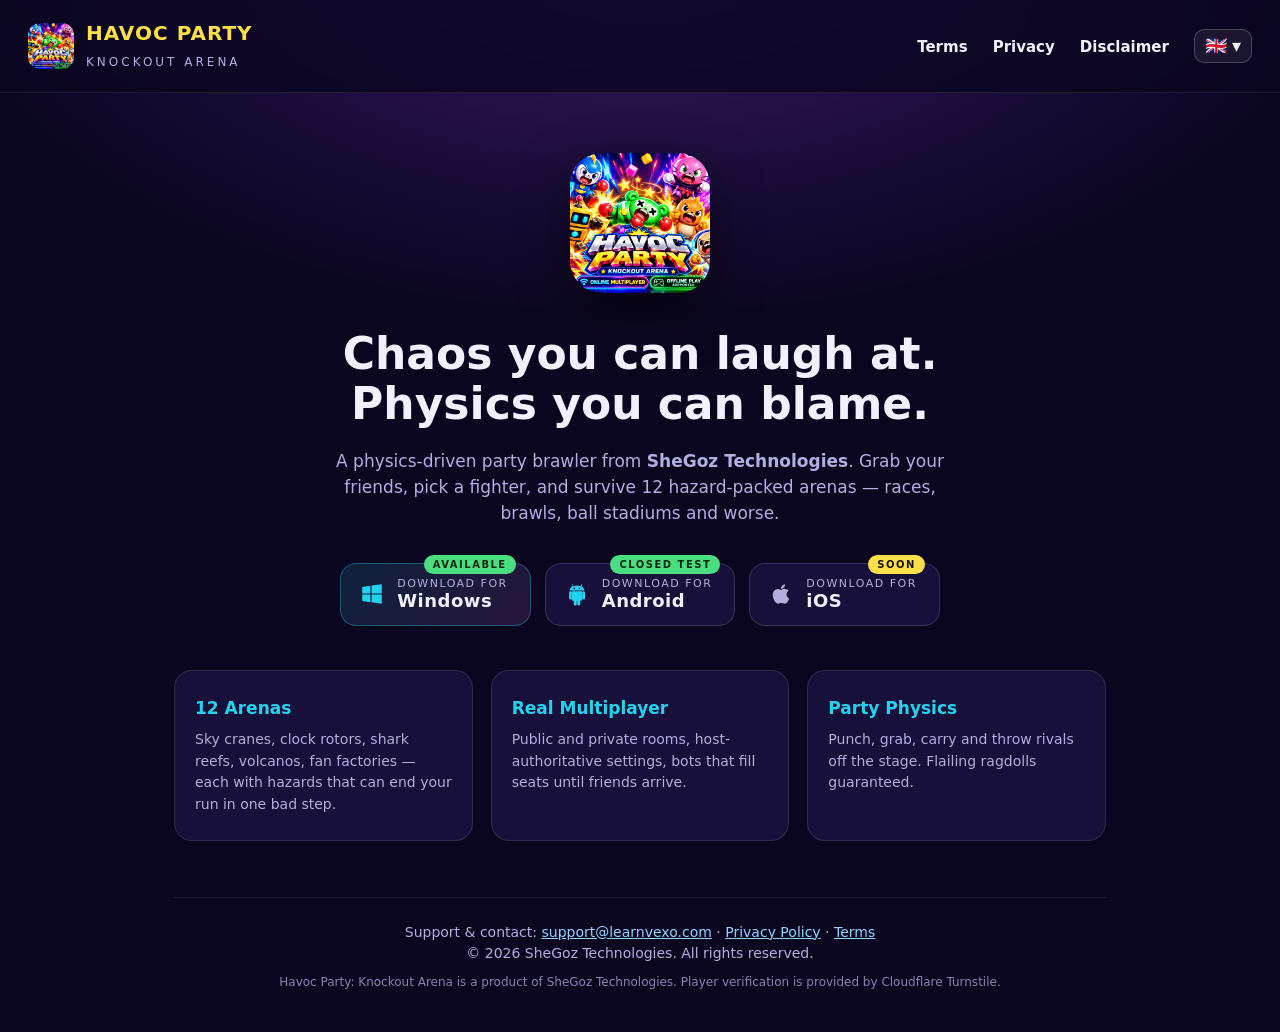
<file: index.html>
<!doctype html>
<html lang="en">
  <head>
    <meta charset="UTF-8" />
    <meta name="viewport" content="width=device-width, initial-scale=1.0" />
    <title>Havoc Party: Knockout Arena · Official Site</title>
    <meta
      name="description"
      content="Havoc Party: Knockout Arena · a chaotic physics party brawler by SheGoz Technologies. Race, brawl, and survive across 12 arenas with friends online." />
    <link rel="stylesheet" href="style.css" />
    <link rel="icon" type="image/png" href="icon.png" />
    <link rel="apple-touch-icon" href="icon.png" />
  </head>
  <body>
    <header class="top">
      <div class="brand">
        <img src="icon.png" alt="Havoc Party icon" class="logo" />
        <div>
          <h1>HAVOC PARTY</h1>
          <span>Knockout Arena</span>
        </div>
      </div>
      <nav>
        <a href="terms.html" data-i18n="nav_terms">Terms</a>
        <a href="privacy.html" data-i18n="nav_privacy">Privacy</a>
        <a href="disclaimer.html" data-i18n="nav_disclaimer">Disclaimer</a>
      </nav>
    </header>

    <main class="hero">
      <img src="icon.png" alt="" class="hero-icon" />
      <h2 data-i18n="hero_h2">Chaos you can laugh at.<br />Physics you can blame.</h2>
      <p data-i18n="hero_p">
        A physics-driven party brawler from <strong>SheGoz Technologies</strong>.
        Grab your friends, pick a fighter, and survive 12 hazard-packed arenas ·
        races, brawls, ball stadiums and worse.
      </p>
      <div class="downloads">
        <a class="dl primary" href="https://shegoztechnologies.itch.io/havoc-party" target="_blank" rel="noopener">
          <svg viewBox="0 0 24 24" aria-hidden="true"><path d="M3 5.5 10.5 4.4v7.1H3zM11.6 4.2 21 3v8.5h-9.4zM3 12.5h7.5v7.1L3 18.4zM11.6 12.5H21V21l-9.4-1.3z"/></svg>
          <span><em data-i18n="dl_get">Download for</em><strong>Windows</strong></span>
          <i class="chip avail" data-i18n="dl_avail">AVAILABLE</i>
        </a>
        <a class="dl" href="https://play.google.com/apps/testing/com.havocparty.knockoutarena" target="_blank" rel="noopener">
          <svg viewBox="0 0 24 24" aria-hidden="true"><path d="M7.2 9.5h9.6v7.6a1.2 1.2 0 0 1-1.2 1.2h-.6v2.9a1.4 1.4 0 1 1-2.8 0v-2.9h-.4v2.9a1.4 1.4 0 1 1-2.8 0v-2.9h-.6a1.2 1.2 0 0 1-1.2-1.2zM6 9.5a1.4 1.4 0 0 0-1.4 1.4v4.7a1.4 1.4 0 1 0 2.8 0v-4.7A1.4 1.4 0 0 0 6 9.5zm12 0a1.4 1.4 0 0 0-1.4 1.4v4.7a1.4 1.4 0 1 0 2.8 0v-4.7A1.4 1.4 0 0 0 18 9.5zM15.9 5.1l1-1.6a.35.35 0 0 0-.6-.4l-1.1 1.7a7.6 7.6 0 0 0-3.2-.7c-1.1 0-2.2.25-3.2.7L7.7 3.1a.35.35 0 0 0-.6-.4l1 1.6a6.9 6.9 0 0 0-3 4.4h13.8a6.9 6.9 0 0 0-3-4.4zM9.7 7.6a.75.75 0 1 1 0-1.5.75.75 0 0 1 0 1.5zm4.6 0a.75.75 0 1 1 0-1.5.75.75 0 0 1 0 1.5z"/></svg>
          <span><em data-i18n="dl_get">Download for</em><strong>Android</strong></span>
          <i class="chip avail" data-i18n="dl_beta">CLOSED TEST</i>
        </a>
        <a class="dl soon" href="https://apps.apple.com/app/id6825599002" target="_blank" rel="noopener">
          <svg viewBox="0 0 24 24" aria-hidden="true"><path d="M17.05 20.28c-.98.95-2.05.8-3.08.35-1.09-.46-2.09-.48-3.24 0-1.44.62-2.2.44-3.06-.35C2.79 15.25 3.51 7.59 9.05 7.31c1.35.07 2.29.74 3.08.8 1.18-.24 2.31-.93 3.57-.84 1.51.12 2.65.72 3.4 1.8-3.12 1.87-2.38 5.98.48 7.13-.57 1.5-1.31 2.99-2.53 4.08zM12.03 7.25c-.15-2.23 1.66-4.07 3.74-4.25.29 2.58-2.34 4.5-3.74 4.25z"/></svg>
          <span><em data-i18n="dl_get">Download for</em><strong>iOS</strong></span>
          <i class="chip" data-i18n="dl_soon">SOON</i>
        </a>
      </div>
      <div class="features">
        <div class="card">
          <h3 data-i18n="f1h">12 Arenas</h3>
          <p data-i18n="f1p">Sky cranes, clock rotors, shark reefs, volcanos, fan factories · each with hazards that can end your run in one bad step.</p>
        </div>
        <div class="card">
          <h3 data-i18n="f2h">Real Multiplayer</h3>
          <p data-i18n="f2p">Public and private rooms, host-authoritative settings, bots that fill seats until friends arrive.</p>
        </div>
        <div class="card">
          <h3 data-i18n="f3h">Party Physics</h3>
          <p data-i18n="f3p">Punch, grab, carry and throw rivals off the stage. Flailing ragdolls guaranteed.</p>
        </div>
      </div>
      <footer>
        <p>
          Support &amp; contact:
          <a href="mailto:support@learnvexo.com" style="color:#8fd4ff">support@learnvexo.com</a>
          ·
          <a href="privacy.html" style="color:#8fd4ff">Privacy Policy</a> ·
          <a href="terms.html" style="color:#8fd4ff">Terms</a>
        </p>
        <p>© <span id="y"></span> SheGoz Technologies. <span data-i18n="rights">All rights reserved.</span></p>
        <p class="small">
          Havoc Party: Knockout Arena <span data-i18n="madeby">is a product of SheGoz Technologies. Player verification is provided by Cloudflare Turnstile.</span>
        </p>
      </footer>
    </main>
    <script>
      document.getElementById('y').textContent = new Date().getFullYear();
    </script>
  <script src="lang.js"></script>
  </body>
</html>
</file>
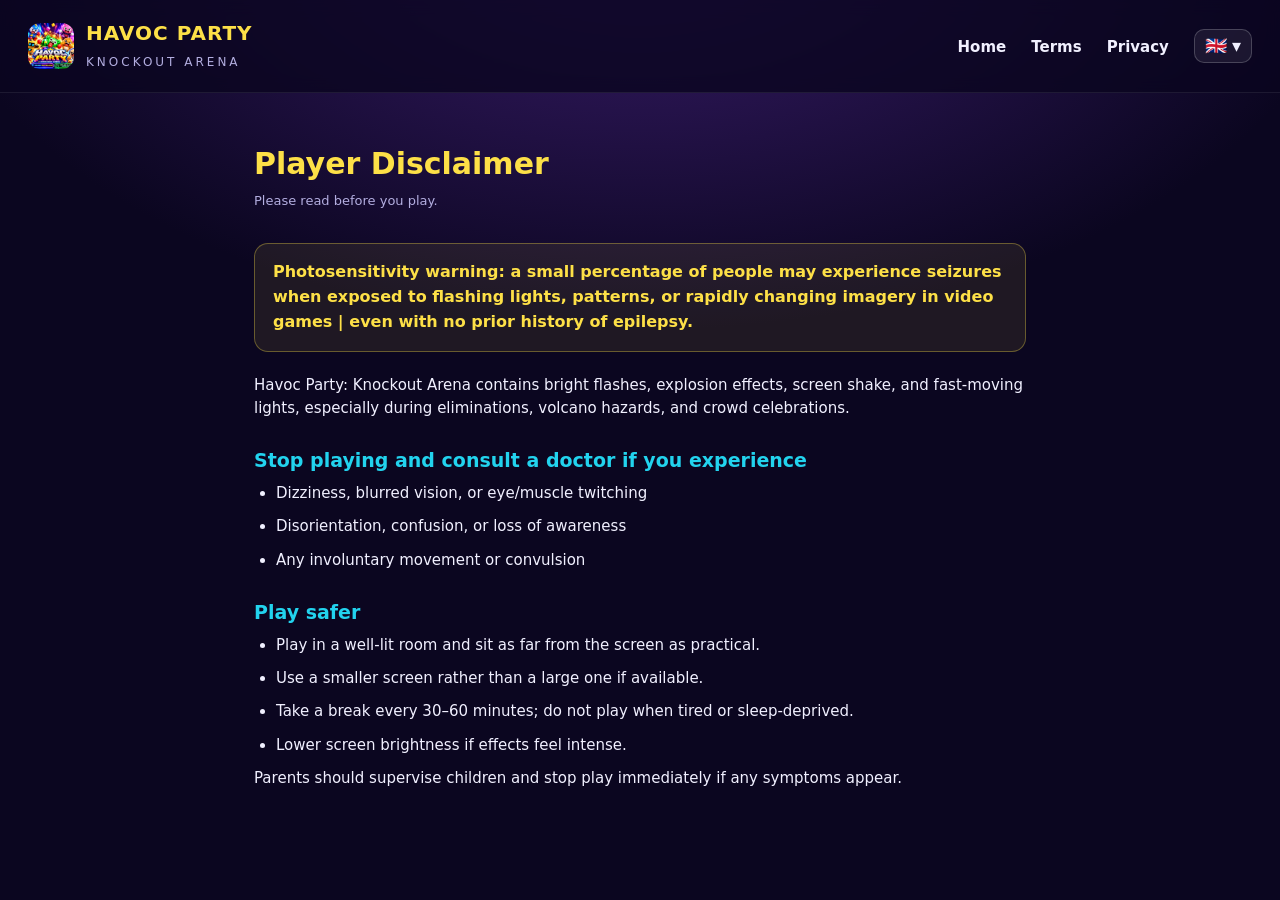
<file: disclaimer.html>
<!doctype html>
<html lang="en">
  <head>
    <meta charset="UTF-8" />
    <meta name="viewport" content="width=device-width, initial-scale=1.0" />
    <title>Player Disclaimer | Havoc Party: Knockout Arena</title>
    <link rel="stylesheet" href="style.css" />
    <link rel="icon" type="image/png" href="icon.png" />
    <link rel="apple-touch-icon" href="icon.png" />
  </head>
  <body>
    <header class="top">
      <div class="brand">
        <img src="icon.png" alt="" class="logo" />
        <div><h1>HAVOC PARTY</h1><span>Knockout Arena</span></div>
      </div>
      <nav>
        <a href="index.html" data-i18n="nav_home">Home</a>
        <a href="terms.html" data-i18n="nav_terms">Terms</a>
        <a href="privacy.html" data-i18n="nav_privacy">Privacy</a>
      </nav>
    </header>
    <main class="doc">
      <h1 data-i18n="dc_t">Player Disclaimer</h1>
      <p class="updated" data-i18n="dc_sub">Please read before you play.</p>

      <div class="warn" data-i18n="dc_warn">
        Photosensitivity warning: a small percentage of people may experience
        seizures when exposed to flashing lights, patterns, or rapidly changing
        imagery in video games | even with no prior history of epilepsy.
      </div>

      <p data-i18n="dc_p1">
        Havoc Party: Knockout Arena contains bright flashes, explosion effects,
        screen shake, and fast-moving lights, especially during eliminations,
        volcano hazards, and crowd celebrations.
      </p>

      <h2 data-i18n="dc_stop">Stop playing and consult a doctor if you experience</h2>
      <ul>
        <li data-i18n="dc_sy1">Dizziness, blurred vision, or eye/muscle twitching</li>
        <li data-i18n="dc_sy2">Disorientation, confusion, or loss of awareness</li>
        <li data-i18n="dc_sy3">Any involuntary movement or convulsion</li>
      </ul>

      <h2 data-i18n="dc_safe">Play safer</h2>
      <ul>
        <li data-i18n="dc_sa1">Play in a well-lit room and sit as far from the screen as practical.</li>
        <li data-i18n="dc_sa2">Use a smaller screen rather than a large one if available.</li>
        <li data-i18n="dc_sa3">Take a break every 30–60 minutes; do not play when tired or sleep-deprived.</li>
        <li data-i18n="dc_sa4">Lower screen brightness if effects feel intense.</li>
      </ul>

      <p data-i18n="dc_out">
        Parents should supervise children and stop play immediately if any
        symptoms appear.
      </p>
    </main>
  <script src="lang.js"></script>
  </body>
</html>
</file>
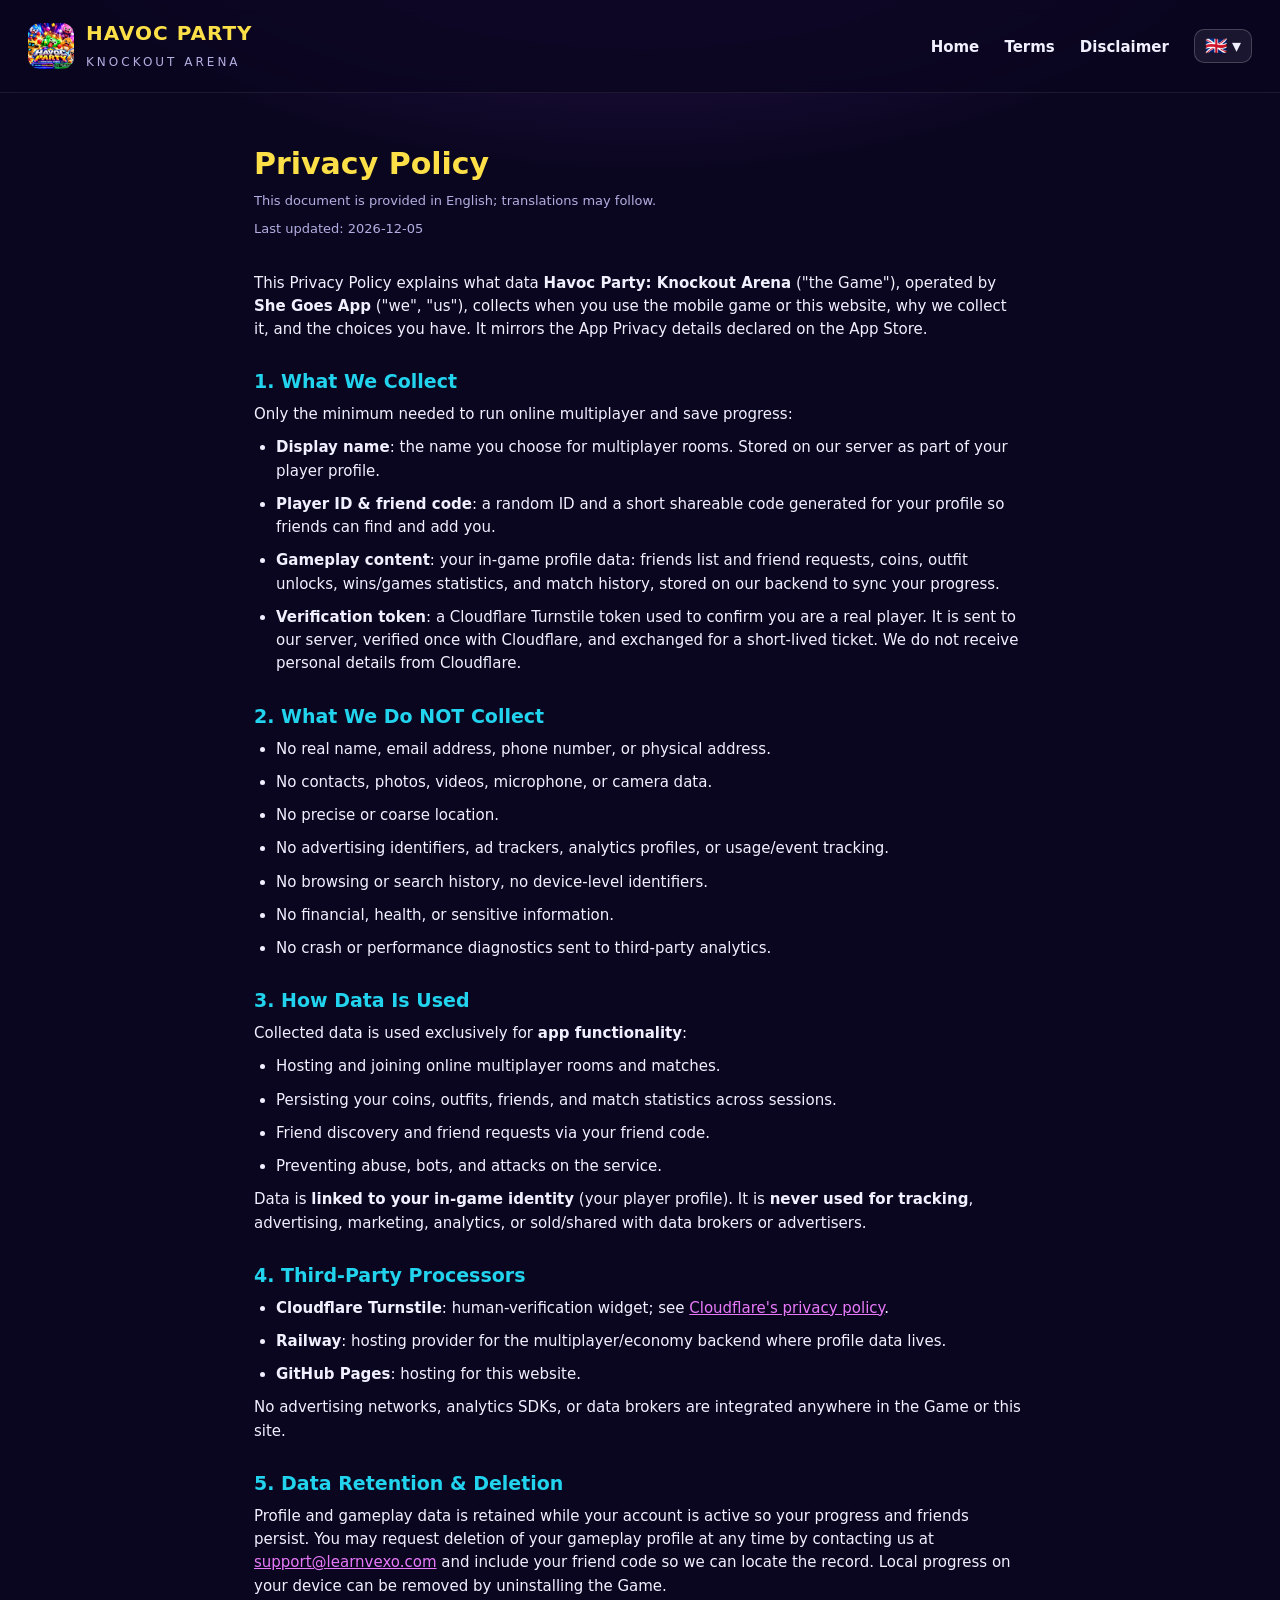
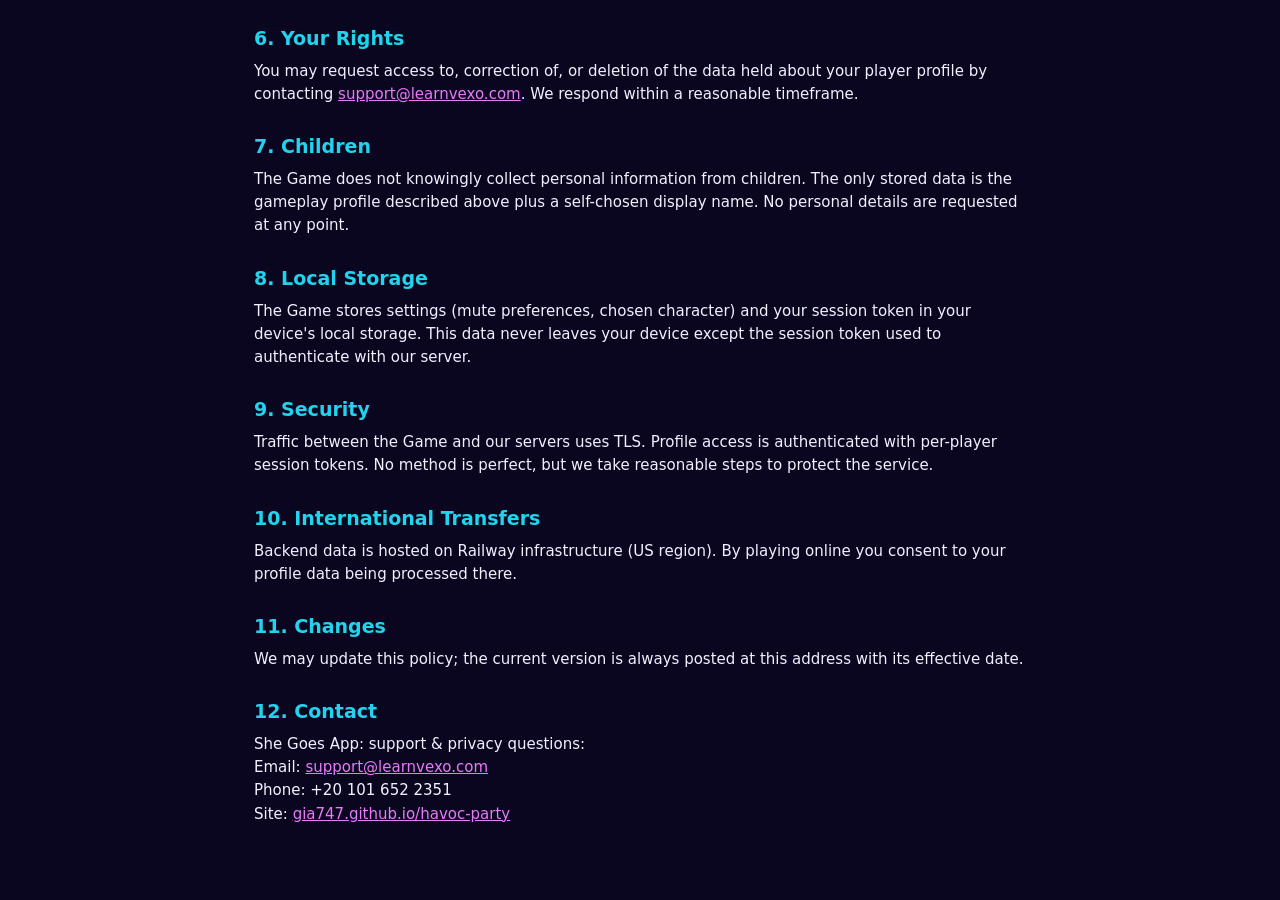
<file: privacy.html>
<!doctype html>
<html lang="en">
  <head>
    <meta charset="UTF-8" />
    <meta name="viewport" content="width=device-width, initial-scale=1.0" />
    <title>Privacy Policy | Havoc Party: Knockout Arena</title>
    <link rel="stylesheet" href="style.css" />
    <link rel="icon" type="image/png" href="icon.png" />
    <link rel="apple-touch-icon" href="icon.png" />
  </head>
  <body>
    <header class="top">
      <div class="brand">
        <img src="icon.png" alt="" class="logo" />
        <div><h1>HAVOC PARTY</h1><span>Knockout Arena</span></div>
      </div>
      <nav>
        <a href="index.html" data-i18n="nav_home">Home</a>
        <a href="terms.html" data-i18n="nav_terms">Terms</a>
        <a href="disclaimer.html" data-i18n="nav_disclaimer">Disclaimer</a>
      </nav>
    </header>
    <main class="doc">
      <h1 data-i18n="pv_t">Privacy Policy</h1>
      <p class="small" data-i18n="doc_note" style="color:#b3aee0;font-size:13px;margin-bottom:8px">This document is provided in English; translations may follow.</p>
      <p class="updated"><span data-i18n="pv_updated">Last updated:</span> <span id="d"></span></p>

      <p>
        This Privacy Policy explains what data <strong>Havoc Party: Knockout
        Arena</strong> ("the Game"), operated by <strong>She Goes App</strong>
        ("we", "us"), collects when you use the mobile game or this website, why
        we collect it, and the choices you have. It mirrors the App Privacy
        details declared on the App Store.
      </p>

      <h2>1. What We Collect</h2>
      <p>Only the minimum needed to run online multiplayer and save progress:</p>
      <ul>
        <li><strong>Display name</strong>: the name you choose for multiplayer rooms. Stored on our server as part of your player profile.</li>
        <li><strong>Player ID &amp; friend code</strong>: a random ID and a short shareable code generated for your profile so friends can find and add you.</li>
        <li><strong>Gameplay content</strong>: your in-game profile data: friends list and friend requests, coins, outfit unlocks, wins/games statistics, and match history, stored on our backend to sync your progress.</li>
        <li><strong>Verification token</strong>: a Cloudflare Turnstile token used to confirm you are a real player. It is sent to our server, verified once with Cloudflare, and exchanged for a short-lived ticket. We do not receive personal details from Cloudflare.</li>
      </ul>

      <h2>2. What We Do NOT Collect</h2>
      <ul>
        <li>No real name, email address, phone number, or physical address.</li>
        <li>No contacts, photos, videos, microphone, or camera data.</li>
        <li>No precise or coarse location.</li>
        <li>No advertising identifiers, ad trackers, analytics profiles, or usage/event tracking.</li>
        <li>No browsing or search history, no device-level identifiers.</li>
        <li>No financial, health, or sensitive information.</li>
        <li>No crash or performance diagnostics sent to third-party analytics.</li>
      </ul>

      <h2>3. How Data Is Used</h2>
      <p>Collected data is used exclusively for <strong>app functionality</strong>:</p>
      <ul>
        <li>Hosting and joining online multiplayer rooms and matches.</li>
        <li>Persisting your coins, outfits, friends, and match statistics across sessions.</li>
        <li>Friend discovery and friend requests via your friend code.</li>
        <li>Preventing abuse, bots, and attacks on the service.</li>
      </ul>
      <p>
        Data is <strong>linked to your in-game identity</strong> (your player
        profile). It is <strong>never used for tracking</strong>, advertising,
        marketing, analytics, or sold/shared with data brokers or advertisers.
      </p>

      <h2>4. Third-Party Processors</h2>
      <ul>
        <li><strong>Cloudflare Turnstile</strong>: human-verification widget; see <a href="https://www.cloudflare.com/privacypolicy/" rel="noopener">Cloudflare's privacy policy</a>.</li>
        <li><strong>Railway</strong>: hosting provider for the multiplayer/economy backend where profile data lives.</li>
        <li><strong>GitHub Pages</strong>: hosting for this website.</li>
      </ul>
      <p>No advertising networks, analytics SDKs, or data brokers are integrated anywhere in the Game or this site.</p>

      <h2>5. Data Retention &amp; Deletion</h2>
      <p>
        Profile and gameplay data is retained while your account is active so
        your progress and friends persist. You may request deletion of your
        gameplay profile at any time by contacting us at
        <a href="mailto:support@learnvexo.com">support@learnvexo.com</a>
        and include your friend code so we can locate the record. Local progress on
        your device can be removed by uninstalling the Game.
      </p>

      <h2>6. Your Rights</h2>
      <p>
        You may request access to, correction of, or deletion of the data held
        about your player profile by contacting
        <a href="mailto:support@learnvexo.com">support@learnvexo.com</a>.
        We respond within a reasonable timeframe.
      </p>

      <h2>7. Children</h2>
      <p>
        The Game does not knowingly collect personal information from children.
        The only stored data is the gameplay profile described above plus a
        self-chosen display name. No personal details are requested at any point.
      </p>

      <h2>8. Local Storage</h2>
      <p>
        The Game stores settings (mute preferences, chosen character) and your
        session token in your device's local storage. This data never leaves your
        device except the session token used to authenticate with our server.
      </p>

      <h2>9. Security</h2>
      <p>
        Traffic between the Game and our servers uses TLS. Profile access is
        authenticated with per-player session tokens. No method is perfect, but
        we take reasonable steps to protect the service.
      </p>

      <h2>10. International Transfers</h2>
      <p>
        Backend data is hosted on Railway infrastructure (US region). By playing
        online you consent to your profile data being processed there.
      </p>

      <h2>11. Changes</h2>
      <p>
        We may update this policy; the current version is always posted at this
        address with its effective date.
      </p>

      <h2>12. Contact</h2>
      <p>
        She Goes App: support &amp; privacy questions:<br />
        Email: <a href="mailto:support@learnvexo.com">support@learnvexo.com</a><br />
        Phone: +20&nbsp;101&nbsp;652&nbsp;2351<br />
        Site: <a href="https://gia747.github.io/havoc-party/">gia747.github.io/havoc-party</a>
      </p>
    </main>
    <script>
      document.getElementById('d').textContent = new Date().toISOString().slice(0, 10);
    </script>
  <script src="lang.js"></script>
  </body>
</html>
</file>
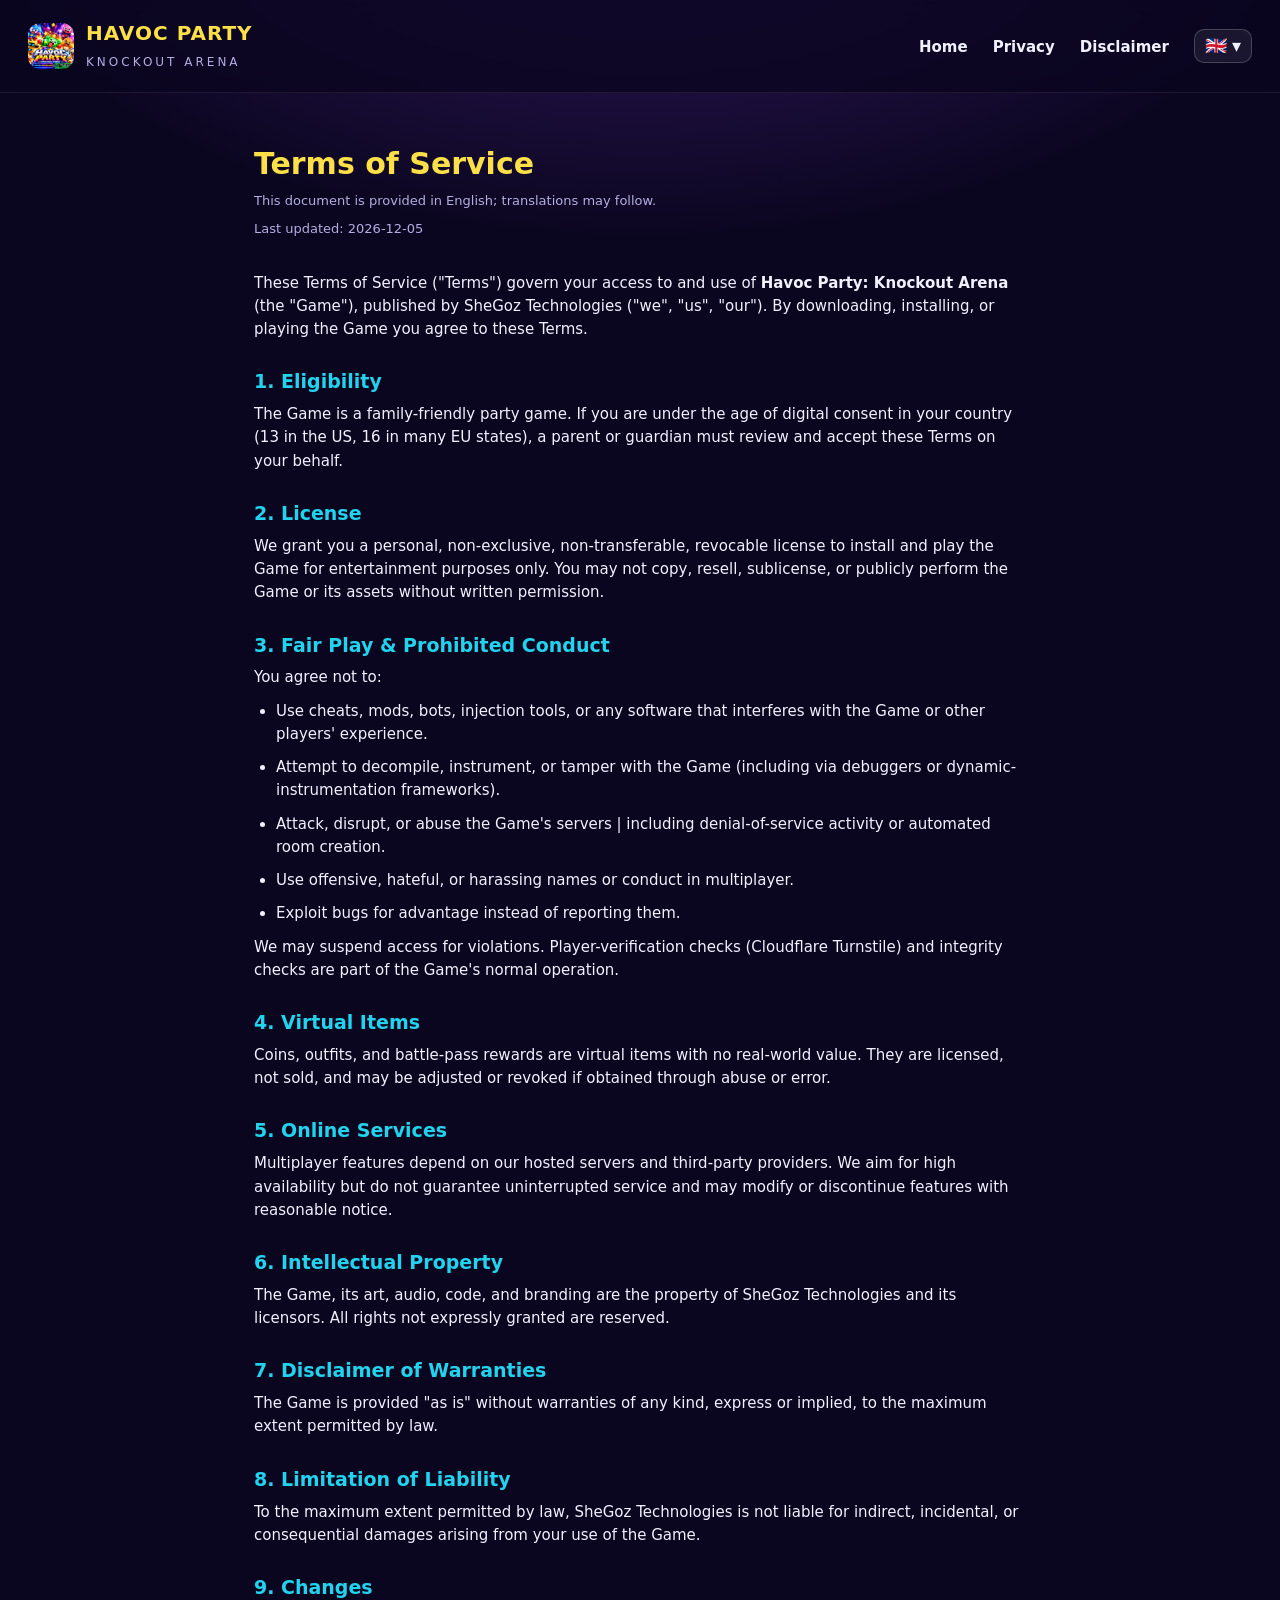
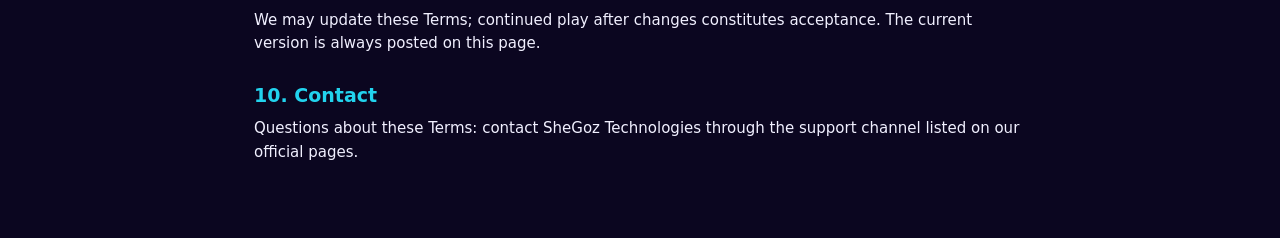
<file: terms.html>
<!doctype html>
<html lang="en">
  <head>
    <meta charset="UTF-8" />
    <meta name="viewport" content="width=device-width, initial-scale=1.0" />
    <title>Terms of Service | Havoc Party: Knockout Arena</title>
    <link rel="stylesheet" href="style.css" />
    <link rel="icon" type="image/png" href="icon.png" />
    <link rel="apple-touch-icon" href="icon.png" />
  </head>
  <body>
    <header class="top">
      <div class="brand">
        <img src="icon.png" alt="" class="logo" />
        <div><h1>HAVOC PARTY</h1><span>Knockout Arena</span></div>
      </div>
      <nav>
        <a href="index.html" data-i18n="nav_home">Home</a>
        <a href="privacy.html" data-i18n="nav_privacy">Privacy</a>
        <a href="disclaimer.html" data-i18n="nav_disclaimer">Disclaimer</a>
      </nav>
    </header>
    <main class="doc">
      <h1 data-i18n="tm_t">Terms of Service</h1>
      <p class="small" data-i18n="doc_note" style="color:#b3aee0;font-size:13px;margin-bottom:8px">This document is provided in English; translations may follow.</p>
      <p class="updated"><span data-i18n="tm_updated">Last updated:</span> <span id="d"></span></p>

      <p data-i18n="tm_intro">
        These Terms of Service ("Terms") govern your access to and use of
        <strong>Havoc Party: Knockout Arena</strong> (the "Game"), published by
        SheGoz Technologies ("we", "us", "our"). By downloading, installing, or
        playing the Game you agree to these Terms.
      </p>

      <h2 data-i18n="tm_s1">1. Eligibility</h2>
      <p data-i18n="tm_e1">
        The Game is a family-friendly party game. If you are under the age of
        digital consent in your country (13 in the US, 16 in many EU states), a
        parent or guardian must review and accept these Terms on your behalf.
      </p>

      <h2 data-i18n="tm_s2">2. License</h2>
      <p data-i18n="tm_lic">
        We grant you a personal, non-exclusive, non-transferable, revocable
        license to install and play the Game for entertainment purposes only.
        You may not copy, resell, sublicense, or publicly perform the Game or
        its assets without written permission.
      </p>

      <h2 data-i18n="tm_s3">3. Fair Play &amp; Prohibited Conduct</h2>
      <p data-i18n="tm_fair_pre">You agree not to:</p>
      <ul>
        <li data-i18n="tm_f1">Use cheats, mods, bots, injection tools, or any software that interferes with the Game or other players' experience.</li>
        <li data-i18n="tm_f2">Attempt to decompile, instrument, or tamper with the Game (including via debuggers or dynamic-instrumentation frameworks).</li>
        <li data-i18n="tm_f3">Attack, disrupt, or abuse the Game's servers | including denial-of-service activity or automated room creation.</li>
        <li data-i18n="tm_f4">Use offensive, hateful, or harassing names or conduct in multiplayer.</li>
        <li data-i18n="tm_f5">Exploit bugs for advantage instead of reporting them.</li>
      </ul>
      <p data-i18n="tm_fair_post">
        We may suspend access for violations. Player-verification checks
        (Cloudflare Turnstile) and integrity checks are part of the Game's
        normal operation.
      </p>

      <h2 data-i18n="tm_s4">4. Virtual Items</h2>
      <p data-i18n="tm_virt">
        Coins, outfits, and battle-pass rewards are virtual items with no
        real-world value. They are licensed, not sold, and may be adjusted or
        revoked if obtained through abuse or error.
      </p>

      <h2 data-i18n="tm_s5">5. Online Services</h2>
      <p data-i18n="tm_online">
        Multiplayer features depend on our hosted servers and third-party
        providers. We aim for high availability but do not guarantee
        uninterrupted service and may modify or discontinue features with
        reasonable notice.
      </p>

      <h2 data-i18n="tm_s6">6. Intellectual Property</h2>
      <p data-i18n="tm_ip">
        The Game, its art, audio, code, and branding are the property of
        SheGoz Technologies and its licensors. All rights not expressly granted
        are reserved.
      </p>

      <h2 data-i18n="tm_s7">7. Disclaimer of Warranties</h2>
      <p data-i18n="tm_warr">
        The Game is provided "as is" without warranties of any kind, express or
        implied, to the maximum extent permitted by law.
      </p>

      <h2 data-i18n="tm_s8">8. Limitation of Liability</h2>
      <p data-i18n="tm_liab">
        To the maximum extent permitted by law, SheGoz Technologies is not
        liable for indirect, incidental, or consequential damages arising from
        your use of the Game.
      </p>

      <h2 data-i18n="tm_s9">9. Changes</h2>
      <p data-i18n="tm_chg">
        We may update these Terms; continued play after changes constitutes
        acceptance. The current version is always posted on this page.
      </p>

      <h2 data-i18n="tm_s10">10. Contact</h2>
      <p data-i18n="tm_contact">
        Questions about these Terms: contact SheGoz Technologies through the
        support channel listed on our official pages.
      </p>
    </main>
    <script>
      document.getElementById('d').textContent = new Date().toISOString().slice(0, 10);
    </script>
  <script src="lang.js"></script>
  </body>
</html>
</file>
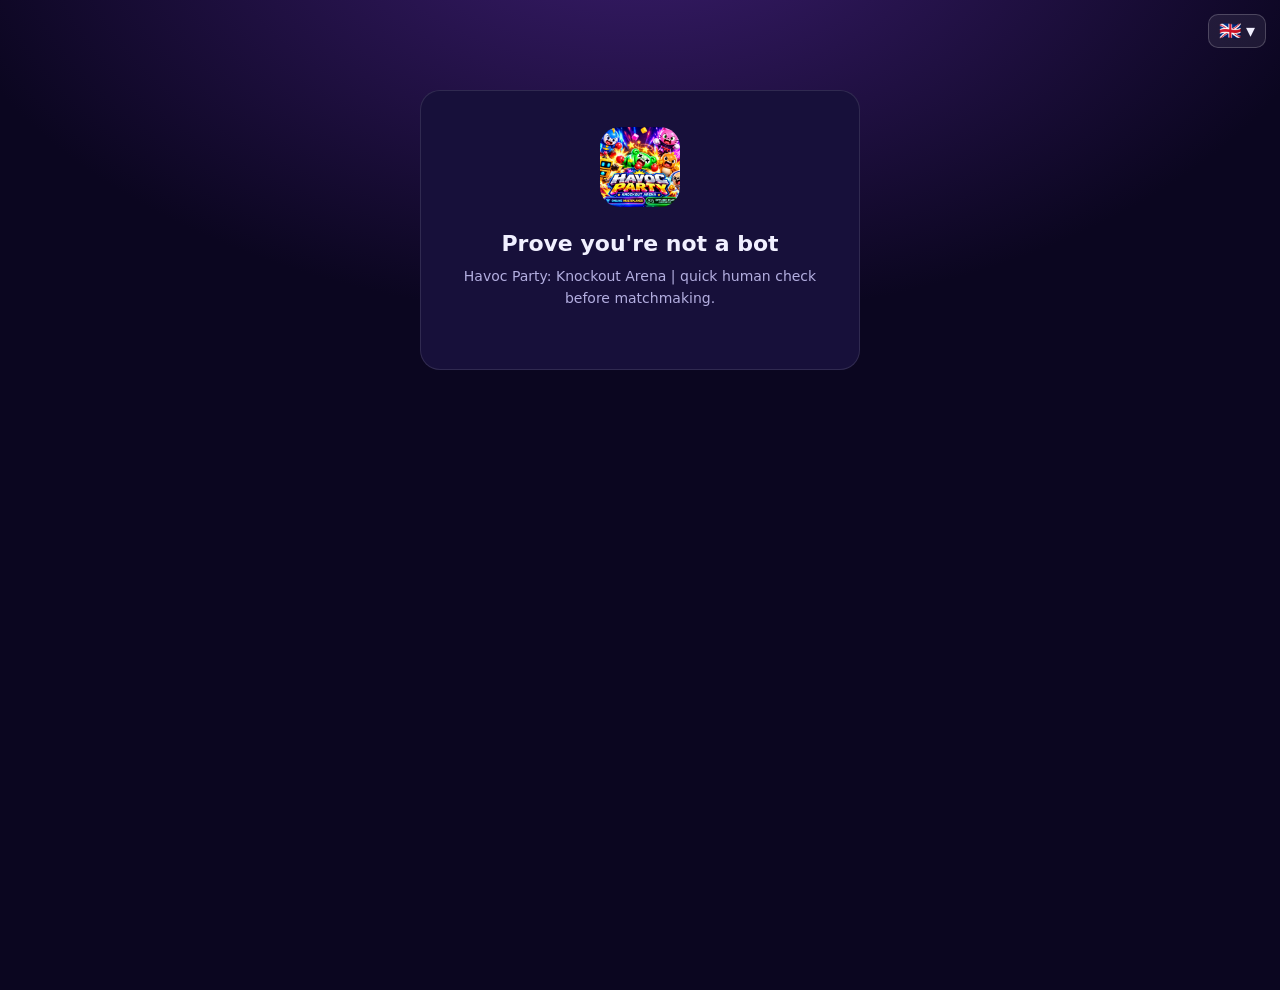
<file: verify.html>
<!doctype html>
<html lang="en">
  <head>
    <meta charset="UTF-8" />
    <meta name="viewport" content="width=device-width, initial-scale=1.0" />
    <title>Player Verification | Havoc Party: Knockout Arena</title>
    <link rel="stylesheet" href="style.css" />
    <link rel="icon" type="image/png" href="icon.png" />
    <link rel="apple-touch-icon" href="icon.png" />
    <script src="https://challenges.cloudflare.com/turnstile/v0/api.js" async defer></script>
  </head>
  <body>
    <div class="verify-box">
      <img src="icon.png" alt="" width="80" height="80" style="border-radius:20px;margin-bottom:16px" />
      <h2 data-i18n="vf_t">Prove you're not a bot</h2>
      <p data-i18n="vf_p">Havoc Party: Knockout Arena | quick human check before matchmaking.</p>
      <div
        class="cf-turnstile"
        data-sitekey="0x4AAAAAAFXOt1G-VY4_Tvwv"
        data-callback="onVerify"
        data-theme="dark"></div>
      <div id="status"></div>
    </div>
    <script>
      // Browser builds can open this page directly for verification; the
      // verified token is posted back to the game server for a session ticket.
      const API = 'https://brawl-havoc-mp-production.up.railway.app';
      async function onVerify(token) {
        const el = document.getElementById('status');
        el.className = '';
        el.textContent = (window.hpT && window.hpT('vf_wait')) || 'Verifying…';
        try {
          const r = await fetch(API + '/verify', {
            method: 'POST',
            headers: {'Content-Type': 'application/json'},
            body: JSON.stringify({token}),
          });
          const j = await r.json();
          if (!r.ok || !j.ok) throw new Error(j.error || 'failed');
          el.className = 'ok';
          el.textContent = (window.hpT && window.hpT('vf_ok')) || 'Verified | you can return to the game.';
          window.__havocTicket = j.ticket;
        } catch (e) {
          el.className = 'err';
          el.textContent = (window.hpT && window.hpT('vf_err')) || 'Verification failed | please try again.';
        }
      }
    </script>
  <script src="lang.js"></script>
  </body>
</html>
</file>
<file: style.css>
:root {
  --bg: #0b0620;
  --panel: #17103a;
  --ink: #f1f0ff;
  --dim: #b3aee0;
  --accent: #e879f9;
  --accent2: #22d3ee;
  --gold: #fde047;
}
* { box-sizing: border-box; margin: 0; }
body {
  font-family: 'Segoe UI', system-ui, -apple-system, sans-serif;
  background: radial-gradient(1200px 700px at 50% -10%, #3b1d6e 0%, var(--bg) 60%);
  color: var(--ink);
  min-height: 100vh;
  line-height: 1.55;
}
.top {
  display: flex; align-items: center; justify-content: space-between;
  padding: 18px 28px; border-bottom: 1px solid #ffffff14;
  background: #0b0620cc; position: sticky; top: 0; backdrop-filter: blur(8px);
}
.brand { display: flex; align-items: center; gap: 12px; }
.logo { width: 46px; height: 46px; border-radius: 12px; }
.brand h1 { font-size: 20px; letter-spacing: 1px; color: var(--gold); }
.brand span { font-size: 12px; color: var(--dim); letter-spacing: 3px; text-transform: uppercase; }
nav a { color: var(--ink); text-decoration: none; margin-left: 20px; font-weight: 600; font-size: 15px; }
nav a:hover { color: var(--accent); }
.hero { max-width: 980px; margin: 0 auto; padding: 60px 24px 40px; text-align: center; }
.hero-icon { width: 140px; height: 140px; border-radius: 32px; box-shadow: 0 18px 50px #00000088; margin-bottom: 28px; }
h2 { font-size: clamp(28px, 5vw, 44px); line-height: 1.15; margin-bottom: 18px; }
.hero > p { color: var(--dim); font-size: 17px; max-width: 640px; margin: 0 auto 44px; }
/* download buttons */
.downloads {
  display: flex; justify-content: center; align-items: stretch;
  gap: 14px; flex-wrap: wrap; margin: -8px 0 44px;
}
.dl {
  display: inline-flex; align-items: center; gap: 12px;
  padding: 13px 22px 13px 18px; border-radius: 16px;
  background: var(--panel); border: 1px solid #ffffff22;
  color: var(--ink); text-decoration: none; position: relative;
  transition: transform .15s ease, border-color .15s ease, box-shadow .15s ease;
}
.dl:hover { transform: translateY(-3px); border-color: var(--accent2); box-shadow: 0 12px 34px #22d3ee22; }
.dl svg { width: 26px; height: 26px; fill: var(--accent2); flex-shrink: 0; }
.dl span { display: flex; flex-direction: column; align-items: flex-start; line-height: 1.2; }
.dl em { font-style: normal; font-size: 11px; letter-spacing: 1.5px; text-transform: uppercase; color: var(--dim); }
.dl strong { font-size: 18px; letter-spacing: .5px; }
.dl.primary { background: linear-gradient(135deg, #22d3ee22, #e879f922); border-color: #22d3ee55; }
.dl.primary:hover { box-shadow: 0 12px 34px #e879f933; border-color: var(--accent); }
.dl.soon svg { fill: var(--dim); }
.dl.soon:hover { border-color: var(--gold); box-shadow: 0 12px 34px #fde04722; }
.chip {
  position: absolute; top: -9px; right: 14px; font-style: normal;
  font-size: 10px; font-weight: 800; letter-spacing: 1.5px;
  background: var(--gold); color: #1a1200; padding: 2px 9px; border-radius: 999px;
}
.chip.avail { background: #4ade80; color: #052b12; }
.features { display: grid; grid-template-columns: repeat(auto-fit, minmax(240px, 1fr)); gap: 18px; margin-bottom: 56px; }
.card {
  background: var(--panel); border: 1px solid #ffffff1c; border-radius: 18px;
  padding: 24px 20px; text-align: left;
}
.card h3 { color: var(--accent2); margin-bottom: 8px; font-size: 17px; }
.card p { color: var(--dim); font-size: 14px; }
footer { border-top: 1px solid #ffffff14; padding-top: 24px; color: var(--dim); font-size: 14px; }
footer .small { font-size: 12px; opacity: 0.75; margin-top: 8px; }

/* legal pages */
.doc { max-width: 820px; margin: 0 auto; padding: 48px 24px 64px; }
.doc h1 { color: var(--gold); font-size: 30px; margin-bottom: 4px; }
.doc .updated { color: var(--dim); font-size: 13px; margin-bottom: 32px; }
.doc h2 { color: var(--accent2); font-size: 19px; margin: 30px 0 10px; }
.doc p, .doc li { color: var(--ink); font-size: 15px; margin-bottom: 10px; }
.doc ul { padding-left: 22px; }
.doc a { color: var(--accent); }
.warn {
  background: #fde04715; border: 1px solid #fde04755; color: var(--gold);
  border-radius: 14px; padding: 16px 18px; font-weight: 600; margin: 22px 0;
}
/* verification page */
.verify-box {
  max-width: 440px; margin: 90px auto; background: var(--panel);
  border: 1px solid #ffffff1c; border-radius: 20px; padding: 36px 30px; text-align: center;
}
.verify-box h2 { font-size: 22px; margin-bottom: 10px; }
.verify-box p { color: var(--dim); font-size: 14px; margin-bottom: 24px; }
#status { margin-top: 18px; font-size: 14px; font-weight: 600; }
#status.ok { color: #4ade80; }
#status.err { color: #f87171; }
</file>
